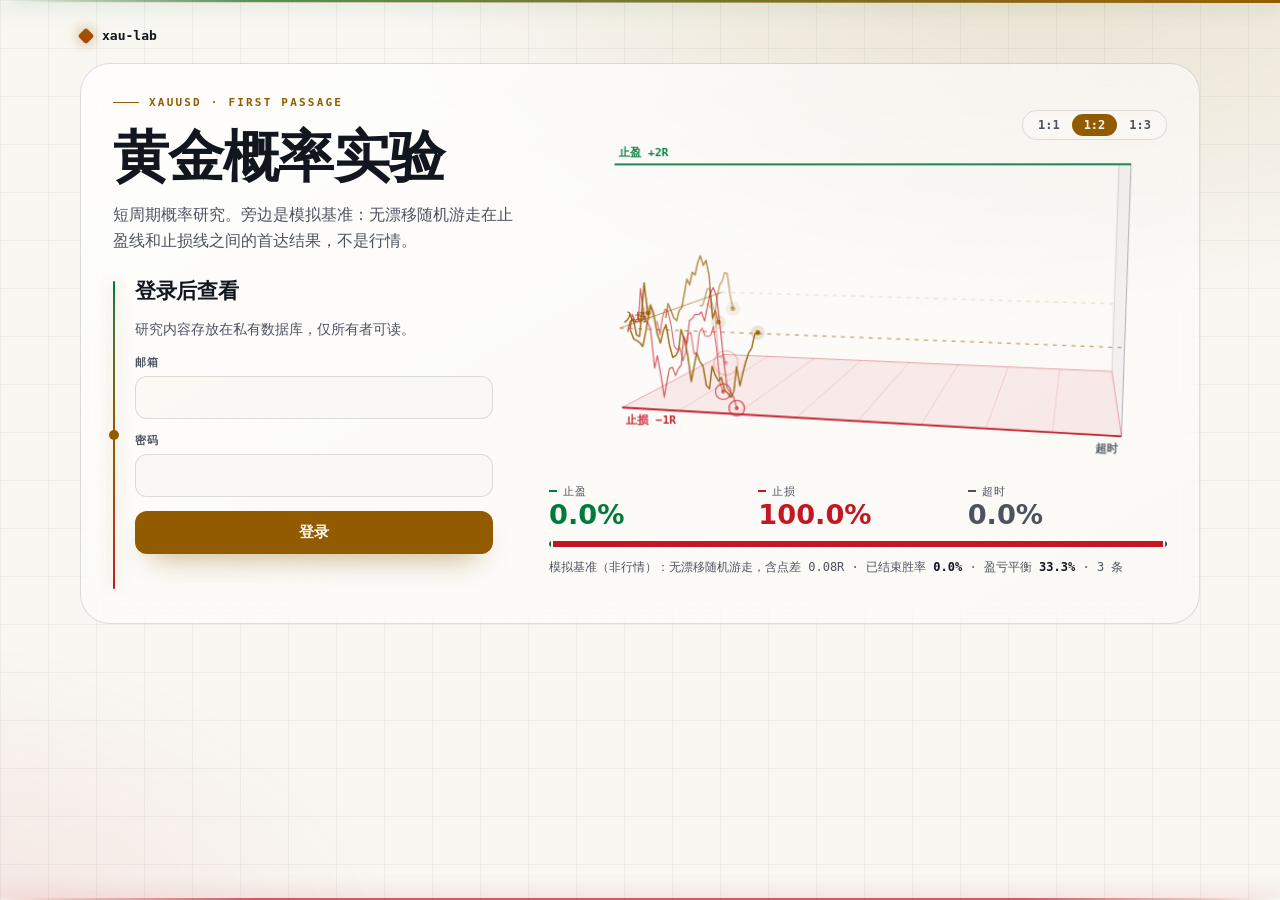
<file: index.html>
<!doctype html>
<html lang="zh-Hans">
<head>
<meta charset="utf-8">
<meta name="viewport" content="width=device-width, initial-scale=1">
<meta name="robots" content="noindex">
<meta name="referrer" content="no-referrer">
<title>xau-lab</title>
<link rel="stylesheet" href="site.css">
<!-- Static shell only: no research content lives in this repo. app.js reads it from a private database after sign-in. -->
<script>try{if(localStorage.getItem('xau.session'))document.documentElement.dataset.auth='in'}catch(e){}</script>
</head>
<body data-page="index">
<div class="scrollbar" aria-hidden="true"></div>
<main>
  <nav class="top">
    <span class="brand"><i></i>xau-lab</span>
    <span class="nav-r authed"><span id="updated"></span><button type="button" class="signout" id="signout">退出</button></span>
  </nav>
  <section class="intro">
    <div class="intro-copy">
      <p class="eyebrow">XAUUSD · first passage</p>
      <h1 id="intro-title">黄金概率实验</h1>
      <p>短周期概率研究。旁边是模拟基准：无漂移随机游走在止盈线和止损线之间的首达结果，不是行情。</p>
      <form class="login" method="post" action="#" autocomplete="on">
        <h2>登录后查看</h2>
        <p>研究内容存放在私有数据库，仅所有者可读。</p>
        <label>邮箱<input type="email" name="email" autocomplete="username" inputmode="email" autocapitalize="none" spellcheck="false" required></label>
        <label>密码<input type="password" name="password" autocomplete="current-password" required></label>
        <button type="submit">登录</button>
        <p class="msg" role="alert"></p>
        <noscript><p class="msg">需要启用 JavaScript 才能登录。</p></noscript>
      </form>
      <ul class="tally authed" id="tally" hidden></ul>
    </div>
    <!-- Decorative baseline, drawn by site.js: driftless random walks between the take-profit and stop-out barriers. Not market data. -->
    <div class="sim" hidden>
      <canvas data-walk="hero" role="img" aria-label="示意动画：随机游走路径从入场线出发，触及上方止盈线、下方止损线或超时结束"></canvas>
      <div class="rr" role="group" aria-label="盈亏比">
        <button type="button" data-rr="1" aria-pressed="false">1:1</button><button type="button" data-rr="2" aria-pressed="true">1:2</button><button type="button" data-rr="3" aria-pressed="false">1:3</button>
      </div>
      <div class="hud">
        <dl class="shares">
          <div class="sh-win"><dt>止盈</dt><dd data-share="win">—</dd></div>
          <div class="sh-loss"><dt>止损</dt><dd data-share="loss">—</dd></div>
          <div class="sh-out"><dt>超时</dt><dd data-share="out">—</dd></div>
        </dl>
        <div class="split" aria-hidden="true"><i class="sh-win"></i><i class="sh-loss"></i><i class="sh-out"></i></div>
        <p class="note">模拟基准（非行情）：无漂移随机游走，含点差 0.08R · 已结束胜率 <b data-share="rate">—</b> · 盈亏平衡 <b data-share="be">33.3%</b> · <span data-share="n">0</span> 条</p>
      </div>
    </div>
  </section>
  <section class="live authed" id="live" hidden>
    <h2>正在执行 <span id="live-age"></span></h2>
    <div id="live-jobs"></div>
  </section>
  <p class="state authed" id="state" role="status" hidden></p>
  <section class="cards authed" id="cards" hidden></section>
</main>
<script src="config.js"></script>
<script src="site.js"></script>
<script src="app.js"></script>
</body>
</html>
</file>
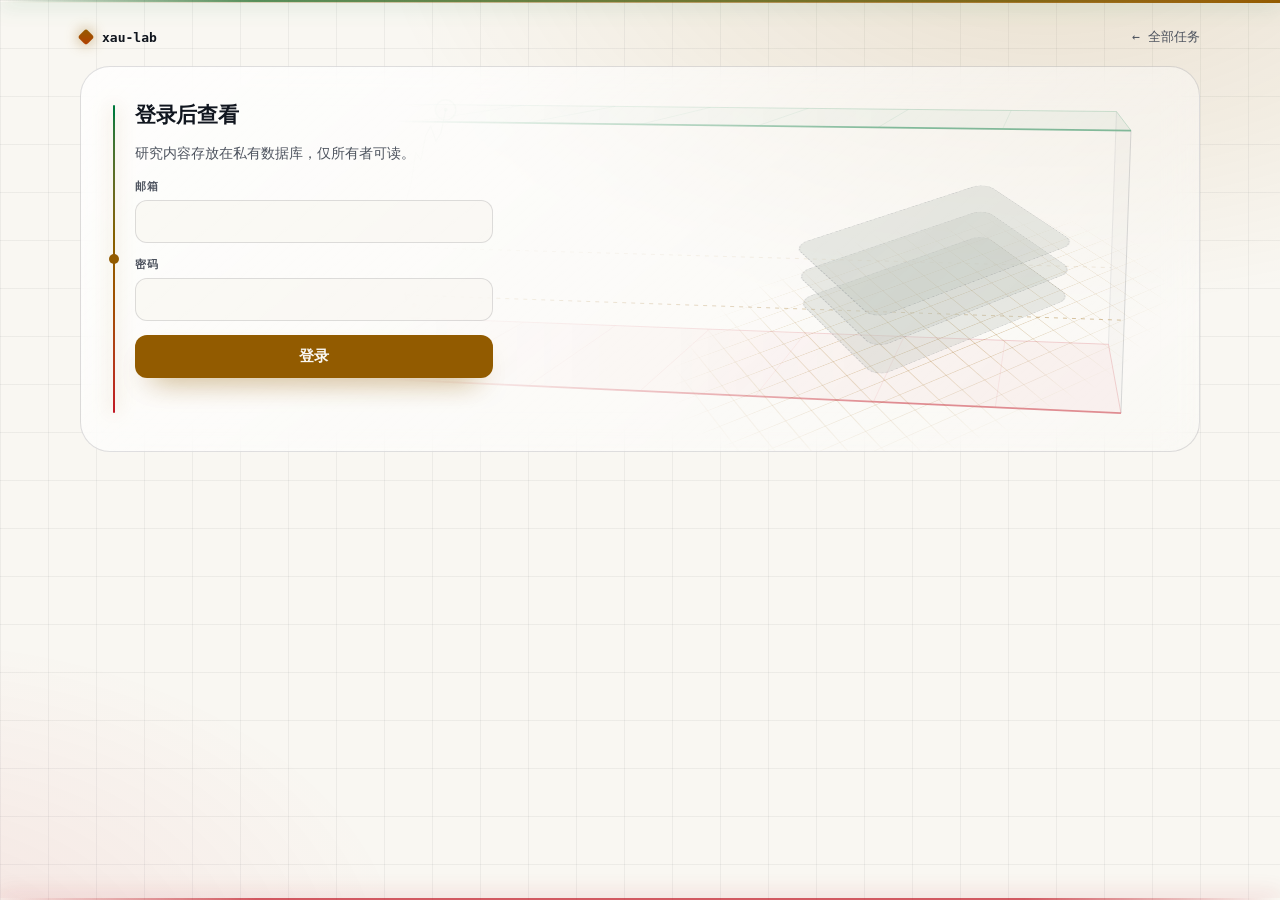
<file: task.html>
<!doctype html>
<html lang="zh-Hans">
<head>
<meta charset="utf-8">
<meta name="viewport" content="width=device-width, initial-scale=1">
<meta name="robots" content="noindex">
<meta name="referrer" content="no-referrer">
<title>xau-lab</title>
<link rel="stylesheet" href="site.css">
<!-- Static shell only: no research content lives in this repo. app.js reads task ?id= from a private database after sign-in. -->
<script>try{if(localStorage.getItem('xau.session'))document.documentElement.dataset.auth='in'}catch(e){}</script>
</head>
<body data-page="task">
<div class="scrollbar" aria-hidden="true"></div>
<main>
  <nav class="top">
    <a class="brand" href="./"><i></i>xau-lab</a>
    <span class="nav-r"><a href="./">← 全部任务</a><button type="button" class="signout authed" id="signout">退出</button></span>
  </nav>

  <section class="hero">
    <canvas data-walk="ambient" aria-hidden="true"></canvas>
    <div>
      <form class="login" method="post" action="#" autocomplete="on">
        <h2>登录后查看</h2>
        <p>研究内容存放在私有数据库，仅所有者可读。</p>
        <label>邮箱<input type="email" name="email" autocomplete="username" inputmode="email" autocapitalize="none" spellcheck="false" required></label>
        <label>密码<input type="password" name="password" autocomplete="current-password" required></label>
        <button type="submit">登录</button>
        <p class="msg" role="alert"></p>
        <noscript><p class="msg">需要启用 JavaScript 才能登录。</p></noscript>
      </form>
      <p class="state authed" id="state" role="status" hidden></p>
      <div class="authed" id="hero-copy"></div>
    </div>
    <div class="scene" aria-hidden="true"><ol class="stack" id="stack"><li class="slab s-todo" style="--i:0"></li><li class="slab s-todo" style="--i:1"></li><li class="slab s-todo" style="--i:2"></li></ol></div>
  </section>

  <nav class="secnav authed" id="secnav" aria-label="章节" hidden><a href="#problem">问题</a><a href="#idea">想法</a><a href="#proof">证据</a><a href="#solution">结论</a><a href="#path">步骤</a><a href="#issues">问题清单</a><a href="#data">数据</a><a href="#files">文件</a><a href="#log">记录</a></nav>

  <div class="grid authed" id="grid" hidden>
    <section id="problem" class="panel half reveal"><h2>Problem <em>问题</em></h2><p data-f="problem"></p></section>
    <section id="idea" class="panel half reveal"><h2>Idea <em>想法</em></h2><p data-f="idea"></p></section>
    <section id="proof" class="panel reveal"><h2>Proof <em>证据</em></h2><div class="proofs" data-f="proof"></div></section>
    <section id="solution" class="panel solution reveal"><h2>Solution <em>结论</em></h2><p data-f="solution"></p></section>
    <section id="path" class="panel w5 reveal"><h2>Path <em>步骤</em></h2><ol class="steps" data-f="path"></ol></section>
    <section id="issues" class="panel w7 reveal"><h2>Issues <em>问题清单</em></h2><ul class="issues" data-f="issues"></ul></section>
    <section id="data" class="panel reveal"><h2>Data <em>数据</em></h2><dl class="stats" data-f="data"></dl></section>
    <section id="files" class="panel w5 reveal"><h2>Files <em>文件</em></h2><ul class="files" data-f="files"></ul></section>
    <section id="log" class="panel w7 reveal"><h2>Log <em>记录</em></h2><ul class="log" data-f="log"></ul></section>
  </div>
</main>
<script src="config.js"></script>
<script src="site.js"></script>
<script src="app.js"></script>
</body>
</html>
</file>
<file: site.css>
/* xau-lab tracker — hand-authored design file shared by every generated page.
   One idea carried everywhere: a price path leaves the gold entry line and ends on a barrier —
   take-profit (green, above) or stop-out (red, below). The viewport itself sits between the two. */
@view-transition { navigation: auto; }
@property --p { syntax: "<number>"; inherits: true; initial-value: 0; }
@property --a { syntax: "<angle>"; inherits: false; initial-value: 0deg; }

:root {
  color-scheme: dark light;
  --bg: light-dark(oklch(0.975 0.006 85), oklch(0.145 0.012 262));
  --bg-2: light-dark(oklch(0.948 0.009 85), oklch(0.19 0.016 262));
  --card: light-dark(oklch(1 0 0 / 0.78), oklch(0.225 0.018 262 / 0.62));
  --line: light-dark(oklch(0.2 0.02 262 / 0.13), oklch(1 0 0 / 0.1));
  --grid: light-dark(oklch(0.2 0.02 262 / 0.05), oklch(1 0 0 / 0.035));
  --ink: light-dark(oklch(0.2 0.02 262), oklch(0.955 0.006 85));
  --mute: light-dark(oklch(0.44 0.02 262), oklch(0.74 0.015 262));
  --gold: light-dark(oklch(0.52 0.12 72), oklch(0.85 0.15 88));
  --ok: light-dark(oklch(0.5 0.14 155), oklch(0.82 0.17 155));
  --bad: light-dark(oklch(0.52 0.2 25), oklch(0.75 0.18 25));
  --warn: light-dark(oklch(0.55 0.14 60), oklch(0.83 0.15 70));
  --info: light-dark(oklch(0.5 0.15 255), oklch(0.79 0.12 245));
  --r: 22px;
  --ease: cubic-bezier(.2, .8, .2, 1);
  --spring: cubic-bezier(.3, 1.5, .5, 1);
  --sans: ui-sans-serif, system-ui, -apple-system, "PingFang SC", "Noto Sans SC", sans-serif;
  --mono: ui-monospace, "SF Mono", "JetBrains Mono", Menlo, monospace;
}
:root[data-theme="light"] { color-scheme: light; }
:root[data-theme="dark"] { color-scheme: dark; }

* { box-sizing: border-box; }
html { scroll-behavior: smooth; scroll-padding-top: 76px; }
body {
  margin: 0; min-height: 100dvh; font: 16px/1.6 var(--sans); color: var(--ink); background: var(--bg);
  text-wrap: pretty; -webkit-font-smoothing: antialiased; overflow-x: clip;
}
/* chart-paper backdrop + the two barriers that frame the viewport */
body::before {
  content: ""; position: fixed; inset: 0; z-index: -1; pointer-events: none;
  background:
    radial-gradient(60rem 34rem at 82% -8%, color-mix(in oklch, var(--gold) 15%, transparent), transparent 70%),
    radial-gradient(46rem 30rem at -8% 108%, color-mix(in oklch, var(--bad) 9%, transparent), transparent 70%),
    linear-gradient(var(--grid) 1px, transparent 1px) 0 0 / 100% 48px,
    linear-gradient(90deg, var(--grid) 1px, transparent 1px) 0 0 / 48px 100%;
}
html::before, html::after { content: ""; position: fixed; inset-inline: 0; block-size: 2px; z-index: 30; pointer-events: none; }
html::before { top: 0; background: linear-gradient(90deg, transparent, var(--ok) 20% 80%, transparent); box-shadow: 0 0 22px 1px color-mix(in oklch, var(--ok) 55%, transparent); opacity: .7; }
html::after { bottom: 0; background: linear-gradient(90deg, transparent, var(--bad) 20% 80%, transparent); box-shadow: 0 0 22px 1px color-mix(in oklch, var(--bad) 55%, transparent); opacity: .7; }
/* scroll progress: a gold run along the take-profit barrier */
.scrollbar { display: none; }
@supports (animation-timeline: scroll()) {
  .scrollbar { display: block; position: fixed; top: 0; inset-inline: 0; block-size: 3px; z-index: 31; pointer-events: none; transform-origin: 0 50%; background: linear-gradient(90deg, transparent, var(--gold)); animation: scrub linear both; animation-timeline: scroll(root); }
}
@keyframes scrub { from { scale: 0 1; } to { scale: 1 1; } }

main { width: min(1120px, 100% - 32px); margin-inline: auto; padding-block: 28px 96px; }
a { color: inherit; text-decoration: none; }
:focus-visible { outline: 2px solid var(--gold); outline-offset: 3px; border-radius: 8px; }
code { font: 0.86em var(--mono); padding: 0.12em 0.4em; border-radius: 6px; background: color-mix(in oklch, var(--ink) 9%, transparent); overflow-wrap: anywhere; }
h1, h2, h3 { margin: 0; line-height: 1.2; text-wrap: balance; letter-spacing: -0.015em; }
p { margin: 0; }
.empty { color: var(--mute); font-style: italic; }

nav.top { display: flex; align-items: center; justify-content: space-between; gap: 12px; font: 13px var(--mono); color: var(--mute); margin-bottom: 20px; animation: rise .6s var(--ease) backwards; }
nav.top a { transition: color .2s; } nav.top a:hover { color: var(--gold); }
.brand { display: inline-flex; gap: 10px; align-items: center; color: var(--ink); font-weight: 600; view-transition-name: brand; }
.brand i { inline-size: 12px; aspect-ratio: 1; border-radius: 3px; background: linear-gradient(135deg, var(--gold), color-mix(in oklch, var(--gold) 40%, var(--bad))); rotate: 45deg; animation: gem 6s var(--ease) infinite; box-shadow: 0 0 14px color-mix(in oklch, var(--gold) 60%, transparent); }
@keyframes gem { 0%, 70% { rotate: 45deg; } 85% { rotate: 225deg; scale: 1.25; } 100% { rotate: 405deg; } }

.chip { display: inline-flex; align-items: center; gap: 6px; padding: 3px 11px; border-radius: 99px; font: 600 12px var(--sans); color: var(--c, var(--mute)); background: color-mix(in oklch, var(--c, var(--mute)) 15%, transparent); border: 1px solid color-mix(in oklch, var(--c, var(--mute)) 35%, transparent); white-space: nowrap; }
.chip::before { content: ""; inline-size: 6px; aspect-ratio: 1; border-radius: 50%; background: currentColor; }
.st-active { --c: var(--gold); } .st-done { --c: var(--ok); } .st-blocked { --c: var(--bad); } .st-killed { --c: var(--mute); } .st-open { --c: var(--info); }
.st-active .chip::before, .j-running .chip::before { animation: ping 1.8s ease-out infinite; }
@keyframes ping { 0% { box-shadow: 0 0 0 0 currentColor; } 70%, 100% { box-shadow: 0 0 0 7px transparent; } }

/* ---------- shared surface: glass, pointer spotlight border, glare, 3D tilt ---------- */
.card, .job, .panel, .intro, .hero, .proof, .stat { position: relative; isolation: isolate; }
.card::before, .job::before, .panel::before, .intro::before, .hero::before {
  content: ""; position: absolute; inset: 0; z-index: -1; border-radius: inherit; padding: 1px; pointer-events: none;
  background: radial-gradient(320px circle at var(--mx, 50%) var(--my, 0%), color-mix(in oklch, var(--c, var(--gold)) 85%, transparent), transparent 70%);
  -webkit-mask: linear-gradient(#000 0 0) content-box, linear-gradient(#000 0 0); -webkit-mask-composite: xor;
  mask: linear-gradient(#000 0 0) content-box exclude, linear-gradient(#000 0 0);
  opacity: 0; transition: opacity .35s;
}
.card::after, .job::after, .proof::after, .stat::after {
  content: ""; position: absolute; inset: 0; z-index: -1; border-radius: inherit; pointer-events: none;
  background: radial-gradient(380px circle at var(--mx, 50%) var(--my, 50%), color-mix(in oklch, var(--c, var(--gold)) 16%, transparent), transparent 62%);
  opacity: 0; transition: opacity .35s;
}
.hot::before, .hot::after { opacity: 1; }
.card, .job, .proof, .stat { transform: perspective(900px) rotateX(var(--rx, 0deg)) rotateY(var(--ry, 0deg)); transition: transform .5s var(--ease), translate .3s var(--ease), border-color .3s, box-shadow .3s; }
.card.hot, .job.hot, .proof.hot, .stat.hot { transition-duration: .12s, .3s, .3s, .3s; }

/* ---------- index hero: the first-passage simulation ---------- */
.intro { display: grid; gap: 24px; align-items: center; padding: 32px; margin-bottom: 28px; border-radius: calc(var(--r) + 8px); border: 1px solid var(--line); background: linear-gradient(150deg, var(--card), color-mix(in oklch, var(--card) 35%, transparent)); backdrop-filter: blur(16px); animation: rise .8s var(--ease) .05s backwards; }
.intro:has(.sim:not([hidden])) { grid-template-columns: minmax(0, .8fr) minmax(0, 1.2fr); }
.eyebrow { font: 600 11px var(--mono); letter-spacing: .2em; text-transform: uppercase; color: var(--gold); margin-bottom: 14px; display: flex; align-items: center; gap: 10px; }
.eyebrow::before { content: ""; inline-size: 26px; block-size: 1px; background: currentColor; }
.intro h1 { font-size: clamp(2rem, 5.2vw, 3.5rem); font-weight: 760; }
.intro h1 b { color: var(--gold); font-variant-numeric: tabular-nums; text-shadow: 0 0 34px color-mix(in oklch, var(--gold) 45%, transparent); }
.intro-copy > p:not(.eyebrow) { color: var(--mute); max-inline-size: 60ch; margin-top: 12px; }
.tally { list-style: none; display: flex; flex-wrap: wrap; gap: 10px; padding: 0; margin: 22px 0 0; }
.tally li { display: flex; gap: 8px; align-items: baseline; padding: 8px 14px; border-radius: 12px; border: 1px solid color-mix(in oklch, var(--c) 30%, var(--line)); background: color-mix(in oklch, var(--c) 7%, var(--card)); animation: rise .6s var(--spring) calc(var(--n, 0) * 70ms + .35s) backwards; }
.tally b { font: 700 1.2rem var(--sans); color: var(--c); font-variant-numeric: tabular-nums; } .tally span { color: var(--mute); font-size: .86rem; }

.sim { position: relative; min-inline-size: 0; }
.sim canvas { display: block; inline-size: 100%; block-size: clamp(240px, 33vw, 370px); touch-action: pan-y; }
.rr { position: absolute; top: 0; right: 0; display: inline-flex; padding: 3px; border-radius: 99px; border: 1px solid var(--line); background: color-mix(in oklch, var(--bg) 70%, transparent); backdrop-filter: blur(8px); }
.rr button { all: unset; cursor: pointer; padding: 4px 12px; border-radius: 99px; font: 600 12px var(--mono); color: var(--mute); transition: color .2s, background .3s var(--ease); }
.rr button:hover { color: var(--ink); } .rr button:focus-visible { outline: 2px solid var(--gold); }
.rr button[aria-pressed="true"] { color: var(--bg); background: var(--gold); }
.hud { display: grid; gap: 10px; margin-top: 4px; }
.shares { display: grid; grid-template-columns: repeat(3, 1fr); gap: 10px; margin: 0; }
.shares dt { font: 11px var(--mono); letter-spacing: .08em; color: var(--mute); display: flex; align-items: center; gap: 6px; }
.shares dt::before { content: ""; inline-size: 8px; block-size: 2px; background: var(--c); }
.shares dd { margin: 0; font: 720 clamp(1.25rem, 3vw, 1.7rem)/1.2 var(--sans); font-variant-numeric: tabular-nums; color: var(--c); }
.sh-win { --c: var(--ok); } .sh-loss { --c: var(--bad); } .sh-out { --c: var(--mute); }
.split { display: flex; gap: 2px; block-size: 6px; border-radius: 9px; overflow: clip; }
.split i { flex: 1 1 0; min-inline-size: 2px; background: var(--c); transition: flex-grow .6s var(--ease); }
.note { font: 12px/1.7 var(--mono); color: var(--mute); } .note b { color: var(--ink); font-weight: 600; font-variant-numeric: tabular-nums; }

/* ---------- private content gate: sign-in panel, signed-in-only parts, loading / empty / error ---------- */
[hidden] { display: none !important; }
:root:not([data-auth="in"]) .authed { display: none !important; }
:root[data-auth="in"] .login { display: none; }
.nav-r { display: inline-flex; align-items: center; gap: 14px; }
.signout, .state button { all: unset; cursor: pointer; padding: 4px 12px; border-radius: 99px; border: 1px solid var(--line); font: 600 12px var(--mono); color: var(--mute); transition: color .2s, border-color .2s; }
.signout:hover, .state button:hover { color: var(--gold); border-color: color-mix(in oklch, var(--gold) 50%, transparent); }
.signout:focus-visible, .state button:focus-visible, .login button:focus-visible { outline: 2px solid var(--gold); outline-offset: 3px; }
/* the form hangs off one vertical price axis: take-profit above, stop-out below, the gold entry point in between */
.login { position: relative; display: grid; gap: 14px; max-inline-size: 380px; margin-top: 26px; padding-inline-start: 22px; animation: rise .7s var(--ease) .3s backwards; }
.hero .login { margin-top: 0; }
.login::before { content: ""; position: absolute; inset-block: 2px; inset-inline-start: 0; inline-size: 2px; border-radius: 2px; background: linear-gradient(var(--ok), var(--gold) 50%, var(--bad)); box-shadow: 0 0 18px color-mix(in oklch, var(--gold) 45%, transparent); }
.login::after { content: ""; position: absolute; inset-inline-start: -4px; top: 50%; inline-size: 10px; aspect-ratio: 1; translate: 0 -50%; border-radius: 50%; color: var(--gold); background: currentColor; animation: ping 1.8s ease-out infinite; }
.login h2 { font-size: 1.3rem; }
.login > p { color: var(--mute); font-size: .9rem; }
.login label { display: grid; gap: 6px; font: 600 11px var(--mono); letter-spacing: .12em; color: var(--mute); }
.login input { inline-size: 100%; padding: 11px 14px; border-radius: 12px; border: 1px solid var(--line); font: 16px var(--sans); letter-spacing: 0; color: var(--ink); background: color-mix(in oklch, var(--bg) 72%, transparent); transition: border-color .2s, box-shadow .2s; }
.login input:hover { border-color: color-mix(in oklch, var(--gold) 40%, var(--line)); }
.login input:focus-visible { outline: none; border-color: var(--gold); box-shadow: 0 0 0 3px color-mix(in oklch, var(--gold) 25%, transparent); }
.login button { all: unset; box-sizing: border-box; cursor: pointer; text-align: center; padding: 12px 18px; border-radius: 12px; font: 700 15px var(--sans); color: var(--bg); background: var(--gold); box-shadow: 0 14px 30px -16px var(--gold); transition: translate .2s var(--ease), filter .2s; }
.login button:hover { translate: 0 -2px; filter: brightness(1.08); }
.login button:disabled { opacity: .6; cursor: progress; translate: none; }
.login .msg { min-block-size: 1.6em; color: var(--bad); font-size: .9rem; }
.state { display: flex; flex-wrap: wrap; align-items: center; gap: 10px 14px; margin-bottom: 20px; padding: 16px 20px; border-radius: var(--r); border: 1px dashed var(--line); color: var(--mute); }
.hero .state { margin: 0; }
.state.s-error, .state.s-denied { color: var(--bad); border-color: color-mix(in oklch, var(--bad) 40%, transparent); }
.state.s-loading::before { content: ""; flex: none; inline-size: 10px; aspect-ratio: 1; border-radius: 2px; background: var(--gold); animation: spin 1.2s var(--ease) infinite; }
@keyframes spin { from { rotate: 45deg; } to { rotate: 405deg; } }
li.empty { display: block; }

/* ---------- cards ---------- */
.cards { display: grid; grid-template-columns: repeat(auto-fill, minmax(300px, 1fr)); gap: 16px; }
.card { display: grid; gap: 10px; align-content: start; padding: 22px; border-radius: var(--r); border: 1px solid var(--line); background: var(--card); backdrop-filter: blur(14px); animation: rise .7s var(--ease) calc(var(--n, 0) * 80ms + .25s) backwards; }
.card:hover { translate: 0 -5px; border-color: color-mix(in oklch, var(--c) 45%, transparent); box-shadow: 0 28px 56px -30px var(--c); }
.card header, .card footer { display: flex; justify-content: space-between; align-items: center; gap: 10px; font: 12px var(--mono); color: var(--mute); }
.card footer span:first-child { color: var(--c); font-weight: 700; font-variant-numeric: tabular-nums; min-inline-size: 4ch; }
.card h2 { font-size: 1.2rem; transition: color .25s; } .card:hover h2 { color: var(--c); }
.card p { color: var(--mute); font-size: .93rem; display: -webkit-box; -webkit-line-clamp: 3; -webkit-box-orient: vertical; overflow: hidden; }
/* progress = distance travelled from entry toward the barrier; ticks every 25% */
.bar { position: relative; block-size: 6px; border-radius: 9px; background: linear-gradient(90deg, color-mix(in oklch, var(--ink) 22%, transparent) 1px, transparent 1px) 0 0 / 25% 100%, var(--line); }
.bar i { display: block; position: relative; block-size: 100%; inline-size: calc(var(--pct) * 1%); min-inline-size: 6px; border-radius: inherit; background: linear-gradient(90deg, color-mix(in oklch, var(--c) 35%, transparent), var(--c)); animation: grow 1.3s var(--ease) calc(var(--n, 0) * 80ms + .5s) backwards; }
.bar i::after { content: ""; position: absolute; right: 0; top: 50%; inline-size: 6px; aspect-ratio: 1; translate: 0 -50%; border-radius: 50%; background: var(--c); box-shadow: 0 0 0 3px color-mix(in oklch, var(--c) 25%, transparent), 0 0 14px 2px var(--c); }
@keyframes grow { from { inline-size: 0; } }

/* ---------- live jobs ---------- */
.live { margin-bottom: 28px; animation: rise .7s var(--ease) backwards; }
.live > h2 { font: 600 12px var(--mono); letter-spacing: .14em; text-transform: uppercase; color: var(--mute); margin-bottom: 12px; display: flex; gap: 12px; align-items: baseline; }
.live > h2 span { font: 500 12px var(--sans); letter-spacing: 0; text-transform: none; color: var(--ok); }
.live > h2 span.stale { color: var(--bad); }
.job { display: grid; gap: 12px; padding: 22px; border-radius: var(--r); border: 1px solid color-mix(in oklch, var(--c) 40%, transparent); background: linear-gradient(135deg, color-mix(in oklch, var(--c) 10%, var(--card)), var(--card)); backdrop-filter: blur(14px); animation: rise .7s var(--ease) calc(var(--n, 0) * 90ms) backwards; }
.job + .job { margin-top: 12px; }
.job header { display: flex; align-items: center; gap: 12px; flex-wrap: wrap; } .job header strong { font-size: 1.1rem; flex: 1; min-inline-size: 12ch; } .job .num { font: 700 1.6rem var(--sans); font-variant-numeric: tabular-nums; color: var(--c); }
.job p { color: var(--ink); } .job footer { display: flex; flex-wrap: wrap; gap: 6px 22px; font: 12px var(--mono); color: var(--mute); }
.job .bar { block-size: 8px; } .job .bar i::after { inline-size: 8px; }
.j-running { --c: var(--gold); } .j-done { --c: var(--ok); } .j-stopped { --c: var(--bad); }
/* running: sonar beacon, a beam circling the border, flowing bar */
.beacon { position: relative; flex: none; inline-size: 12px; aspect-ratio: 1; border-radius: 50%; background: var(--c); }
.j-running .beacon::before, .j-running .beacon::after { content: ""; position: absolute; inset: 0; border-radius: 50%; border: 1.5px solid var(--c); animation: sonar 2.2s ease-out infinite; }
.j-running .beacon::after { animation-delay: 1.1s; }
@keyframes sonar { from { scale: 1; opacity: .9; } to { scale: 3.4; opacity: 0; } }
.j-running::before { opacity: 1; padding: 1.5px; background: conic-gradient(from var(--a), transparent 0 62%, var(--c) 86%, transparent 100%); animation: orbit 3.6s linear infinite; }
@keyframes orbit { to { --a: 360deg; } }
.j-running .bar i { background: linear-gradient(90deg, var(--c), color-mix(in oklch, var(--c) 45%, white), var(--c)); background-size: 200% 100%; animation: grow 1.3s var(--ease) backwards, flow 2.2s linear infinite; }
.j-running .bar i::after { animation: beat 1.4s ease-in-out infinite; }
@keyframes flow { to { background-position: -200% 0; } }
@keyframes beat { 50% { scale: 1.7; } }

/* ---------- task hero with the 3D path stack ---------- */
.hero { display: grid; grid-template-columns: 1.1fr 0.9fr; gap: 24px; align-items: center; padding: 32px; border-radius: calc(var(--r) + 8px); border: 1px solid var(--line); background: linear-gradient(140deg, var(--card), color-mix(in oklch, var(--card) 30%, transparent)); backdrop-filter: blur(16px); overflow: clip; animation: rise .8s var(--ease) .05s backwards; }
.hero > canvas { position: absolute; inset: 0; z-index: -1; inline-size: 100%; block-size: 100%; opacity: .5; pointer-events: none; -webkit-mask-image: linear-gradient(90deg, transparent 28%, #000 72%); mask-image: linear-gradient(90deg, transparent 28%, #000 72%); }
.hero h1 { font-size: clamp(1.7rem, 4.2vw, 2.9rem); font-weight: 740; margin-block: 14px 12px; }
.hero .lede { color: var(--mute); font-size: 1.05rem; max-inline-size: 52ch; }
.meta { display: flex; flex-wrap: wrap; gap: 8px 18px; margin-top: 20px; font: 12px var(--mono); color: var(--mute); }
.headrow { display: flex; align-items: center; gap: 14px; }
.ring { --p: 0; inline-size: 62px; aspect-ratio: 1; border-radius: 50%; display: grid; place-items: center; font: 600 13px var(--mono); font-variant-numeric: tabular-nums; color: var(--ink); background: radial-gradient(closest-side, var(--bg-2) 76%, transparent 78%), conic-gradient(var(--c, var(--gold)) calc(var(--p) * 1%), var(--line) 0); box-shadow: 0 0 30px -8px var(--c, var(--gold)); animation: fill 1.4s var(--ease) .25s forwards; }

.scene { perspective: 1100px; block-size: 320px; display: grid; place-items: center; padding-top: 80px; }
.stack { --gap: clamp(13px, 230px / var(--count, 8), 32px); list-style: none; margin: 0; padding: 0; position: relative; inline-size: 230px; block-size: 150px; transform-style: preserve-3d; transform: rotateX(calc(58deg + var(--ty, 0deg))) rotateZ(calc(-34deg + var(--tx, 0deg))); transition: transform .5s var(--ease); animation: sway 14s ease-in-out infinite alternate; }
.scene:hover .stack { --gap: clamp(18px, 330px / var(--count, 8), 46px); }
/* the floor the stack stands on: a patch of chart grid */
.stack::before { content: ""; position: absolute; inset: -70%; transform: translateZ(-26px); background: linear-gradient(color-mix(in oklch, var(--gold) 28%, transparent) 1px, transparent 1px) 0 0 / 100% 26px, linear-gradient(90deg, color-mix(in oklch, var(--gold) 28%, transparent) 1px, transparent 1px) 0 0 / 26px 100%; -webkit-mask-image: radial-gradient(closest-side, #000 20%, transparent); mask-image: radial-gradient(closest-side, #000 20%, transparent); animation: floor 6s linear infinite; }
@keyframes floor { to { background-position: 0 26px, 26px 0; } }
.slab { position: absolute; inset: 0; border-radius: 16px; display: grid; align-items: end; padding: 10px 12px; font: 600 11px/1.25 var(--sans); color: var(--ink); transform-style: preserve-3d; transform: translateZ(calc(var(--i) * var(--gap))); transition: transform .7s var(--spring); background: color-mix(in oklch, var(--c, var(--mute)) 22%, var(--bg-2) 70%); border: 1px solid color-mix(in oklch, var(--c, var(--mute)) 60%, transparent); box-shadow: 0 24px 40px -22px oklch(0 0 0 / 0.55); animation: drop .8s var(--ease) calc(var(--i) * 90ms + .2s) backwards, hover 5s ease-in-out calc(var(--i) * 260ms + 1.6s) infinite alternate; }
.slab::before { content: ""; position: absolute; inset: 0; border-radius: inherit; transform: translateZ(-6px); background: color-mix(in oklch, var(--c, var(--mute)) 45%, var(--bg) 55%); }
.slab span { display: -webkit-box; -webkit-line-clamp: 2; -webkit-box-orient: vertical; overflow: hidden; }
.slab.s-done { --c: var(--ok); } .slab.s-blocked { --c: var(--bad); }
.slab.s-active { --c: var(--gold); box-shadow: 0 0 44px -4px color-mix(in oklch, var(--gold) 75%, transparent); animation: drop .8s var(--ease) calc(var(--i) * 90ms + .2s) backwards, hover 2.4s ease-in-out 1.4s infinite alternate, glow 2.4s ease-in-out infinite alternate; }
.slab.s-todo { --c: var(--mute); opacity: .4; border-style: dashed; box-shadow: none; } .slab.s-todo::before { display: none; }
@keyframes drop { from { opacity: 0; translate: 0 0 170px; } }
@keyframes hover { to { translate: 0 0 5px; } }
@keyframes glow { to { box-shadow: 0 0 60px 4px color-mix(in oklch, var(--gold) 80%, transparent); } }
@keyframes sway { to { rotate: z 10deg; } }

/* ---------- task section rail ---------- */
.secnav { position: sticky; top: 10px; z-index: 20; display: flex; gap: 2px; margin: 16px 0 0; padding: 5px; border-radius: 99px; border: 1px solid var(--line); background: color-mix(in oklch, var(--bg) 78%, transparent); backdrop-filter: blur(16px); overflow-x: auto; scrollbar-width: none; animation: rise .7s var(--ease) .3s backwards; }
.secnav::-webkit-scrollbar { display: none; }
.secnav a { flex: none; padding: 6px 14px; border-radius: 99px; font: 500 13px var(--sans); color: var(--mute); transition: color .25s, background .35s var(--ease); }
.secnav a:hover { color: var(--ink); }
.secnav a[aria-current] { color: var(--bg); background: var(--gold); }

/* ---------- content grid ---------- */
.grid { display: grid; grid-template-columns: repeat(12, 1fr); gap: 16px; margin-top: 16px; }
.panel { grid-column: span 12; padding: 24px; border-radius: var(--r); border: 1px solid var(--line); background: var(--card); backdrop-filter: blur(14px); container-type: inline-size; scroll-margin-top: 76px; }
.panel.half { grid-column: span 6; } .panel.w5 { grid-column: span 5; } .panel.w7 { grid-column: span 7; }
.panel > h2 { font: 600 12px var(--mono); letter-spacing: .14em; text-transform: uppercase; color: var(--mute); margin-bottom: 14px; display: flex; gap: 10px; align-items: center; }
.panel > h2 em { font: 500 13px var(--sans); letter-spacing: 0; text-transform: none; color: var(--gold); font-style: normal; }
.panel > h2::after { content: ""; flex: 1; block-size: 1px; transform-origin: 0 50%; background: linear-gradient(90deg, var(--line), transparent); }
.panel.solution { --c: var(--gold); border-color: color-mix(in oklch, var(--gold) 45%, transparent); background: linear-gradient(135deg, color-mix(in oklch, var(--gold) 13%, var(--card)), var(--card)); font-size: 1.06rem; }

.proofs { display: grid; grid-template-columns: repeat(auto-fit, minmax(260px, 1fr)); gap: 12px; }
.proof { padding: 16px; border-radius: 14px; border: 1px solid var(--line); background: var(--bg-2); border-inline-start: 3px solid var(--c); }
.proof b { font: 700 10px var(--mono); letter-spacing: .12em; text-transform: uppercase; color: var(--c); display: inline-flex; align-items: center; gap: 6px; }
.proof b::before { content: ""; inline-size: 6px; aspect-ratio: 1; border-radius: 50%; background: currentColor; }
.v-pending b::before { animation: ping 1.8s ease-out infinite; }
.proof h3 { font-size: 1rem; margin-block: 6px 6px; } .proof p { color: var(--mute); font-size: .92rem; }
.v-pass { --c: var(--ok); } .v-fail { --c: var(--bad); } .v-pending { --c: var(--warn); }

.steps, .issues, .log, .files { list-style: none; margin: 0; padding: 0; display: grid; gap: 10px; }
.steps { position: relative; }
.steps::before { content: ""; position: absolute; left: 6px; top: 12px; bottom: 12px; inline-size: 2px; border-radius: 2px; background: linear-gradient(var(--ok), var(--gold) calc(var(--pct, 0) * 1%), var(--line) calc(var(--pct, 0) * 1%)); }
.steps li { position: relative; display: grid; grid-template-columns: 20px 1fr; gap: 12px; align-items: start; }
.steps i { inline-size: 14px; aspect-ratio: 1; margin-top: 6px; border-radius: 50%; border: 2px solid var(--c, var(--mute)); background: var(--f, var(--bg-2)); }
.steps .s-done { --c: var(--ok); --f: var(--ok); color: var(--mute); } .steps .s-active { --c: var(--gold); --f: var(--gold); font-weight: 600; } .steps .s-active i { color: var(--gold); animation: ping 1.8s ease-out infinite; } .steps .s-blocked { --c: var(--bad); --f: var(--bad); }
.issues li { display: grid; grid-template-columns: auto 1fr; gap: 12px; align-items: start; }
.issues b { font: 700 10px var(--mono); text-transform: uppercase; padding: 3px 8px; border-radius: 6px; color: var(--c); background: color-mix(in oklch, var(--c) 15%, transparent); margin-top: 3px; }
.sev-high { --c: var(--bad); } .sev-med { --c: var(--warn); } .sev-low { --c: var(--info); }
.issues .closed { opacity: .55; text-decoration: line-through; }

.stats { display: grid; grid-template-columns: repeat(auto-fit, minmax(170px, 1fr)); gap: 12px; margin: 0; }
.stat { padding: 16px; border-radius: 14px; background: var(--bg-2); border: 1px solid var(--line); }
.stat dt { font: 12px var(--mono); color: var(--mute); } .stat dd { margin: 4px 0 2px; font: 700 1.5rem/1.2 var(--sans); font-variant-numeric: tabular-nums; color: var(--gold); overflow-wrap: anywhere; } .stat small { color: var(--mute); }
.files li { transition: translate .25s var(--ease); } .files li:hover { translate: 4px 0; }
.log li { display: grid; grid-template-columns: 96px 1fr; gap: 12px; font-size: .94rem; } .log time { font: 12px var(--mono); color: var(--mute); padding-top: 3px; }

/* ---------- motion ---------- */
@keyframes fill { to { --p: var(--pct); } }
@keyframes rise { from { opacity: 0; translate: 0 26px; scale: .975; } }
@keyframes slide { from { opacity: 0; translate: -14px 0; } }
@keyframes draw { from { scale: 0 1; } }
/* Scroll-driven reveals. Every rule only animates *from* a hidden state, so without support (or without JS) content is simply visible. */
@supports (animation-timeline: view()) {
  .reveal { animation: rise linear both; animation-timeline: view(); animation-range: entry 0% entry 42%; }
  .reveal > h2::after { animation: draw linear both; animation-timeline: view(); animation-range: entry 20% cover 32%; }
  .proof, .stat { animation: rise linear both; animation-timeline: view(); animation-range: entry 0% entry 90%; }
  .steps li, .issues li, .log li, .files li { animation: slide linear both; animation-timeline: view(); animation-range: entry 0% entry 100%; }
}
/* Fallback when scroll timelines are missing: site.js adds .io to <html> and .in to each panel as it enters. */
.io .reveal { transition: opacity .7s var(--ease), translate .7s var(--ease), scale .7s var(--ease); }
.io .reveal:not(.in) { opacity: 0; translate: 0 26px; scale: .975; }

::view-transition-old(root) { animation: vt-out .26s var(--ease) both; }
::view-transition-new(root) { animation: vt-in .46s var(--ease) both; }
::view-transition-group(*) { animation-duration: .5s; animation-timing-function: var(--ease); }
@keyframes vt-out { to { opacity: 0; scale: .985; } }
@keyframes vt-in { from { opacity: 0; translate: 0 20px; } }

@media (prefers-reduced-motion: reduce) {
  html { scroll-behavior: auto; }
  *, *::before, *::after { animation: none !important; transition: none !important; }
  ::view-transition-group(*), ::view-transition-old(*), ::view-transition-new(*) { animation: none !important; }
  .ring { --p: var(--pct); } .scrollbar { display: none; }
}
@media (max-width: 820px) {
  main { padding-block: 20px 72px; }
  .intro, .intro:has(.sim:not([hidden])) { grid-template-columns: minmax(0, 1fr); padding: 22px; }
  .hero { grid-template-columns: minmax(0, 1fr); padding: 22px; } .scene { block-size: 260px; order: -1; }
  .hero > canvas { -webkit-mask-image: linear-gradient(#000 25%, transparent 62%); mask-image: linear-gradient(#000 25%, transparent 62%); }
  .panel { padding: 20px; } .panel.half, .panel.w5, .panel.w7 { grid-column: span 12; } .log li { grid-template-columns: 1fr; gap: 0; }
  .cards { grid-template-columns: minmax(0, 1fr); }
}
</file>
